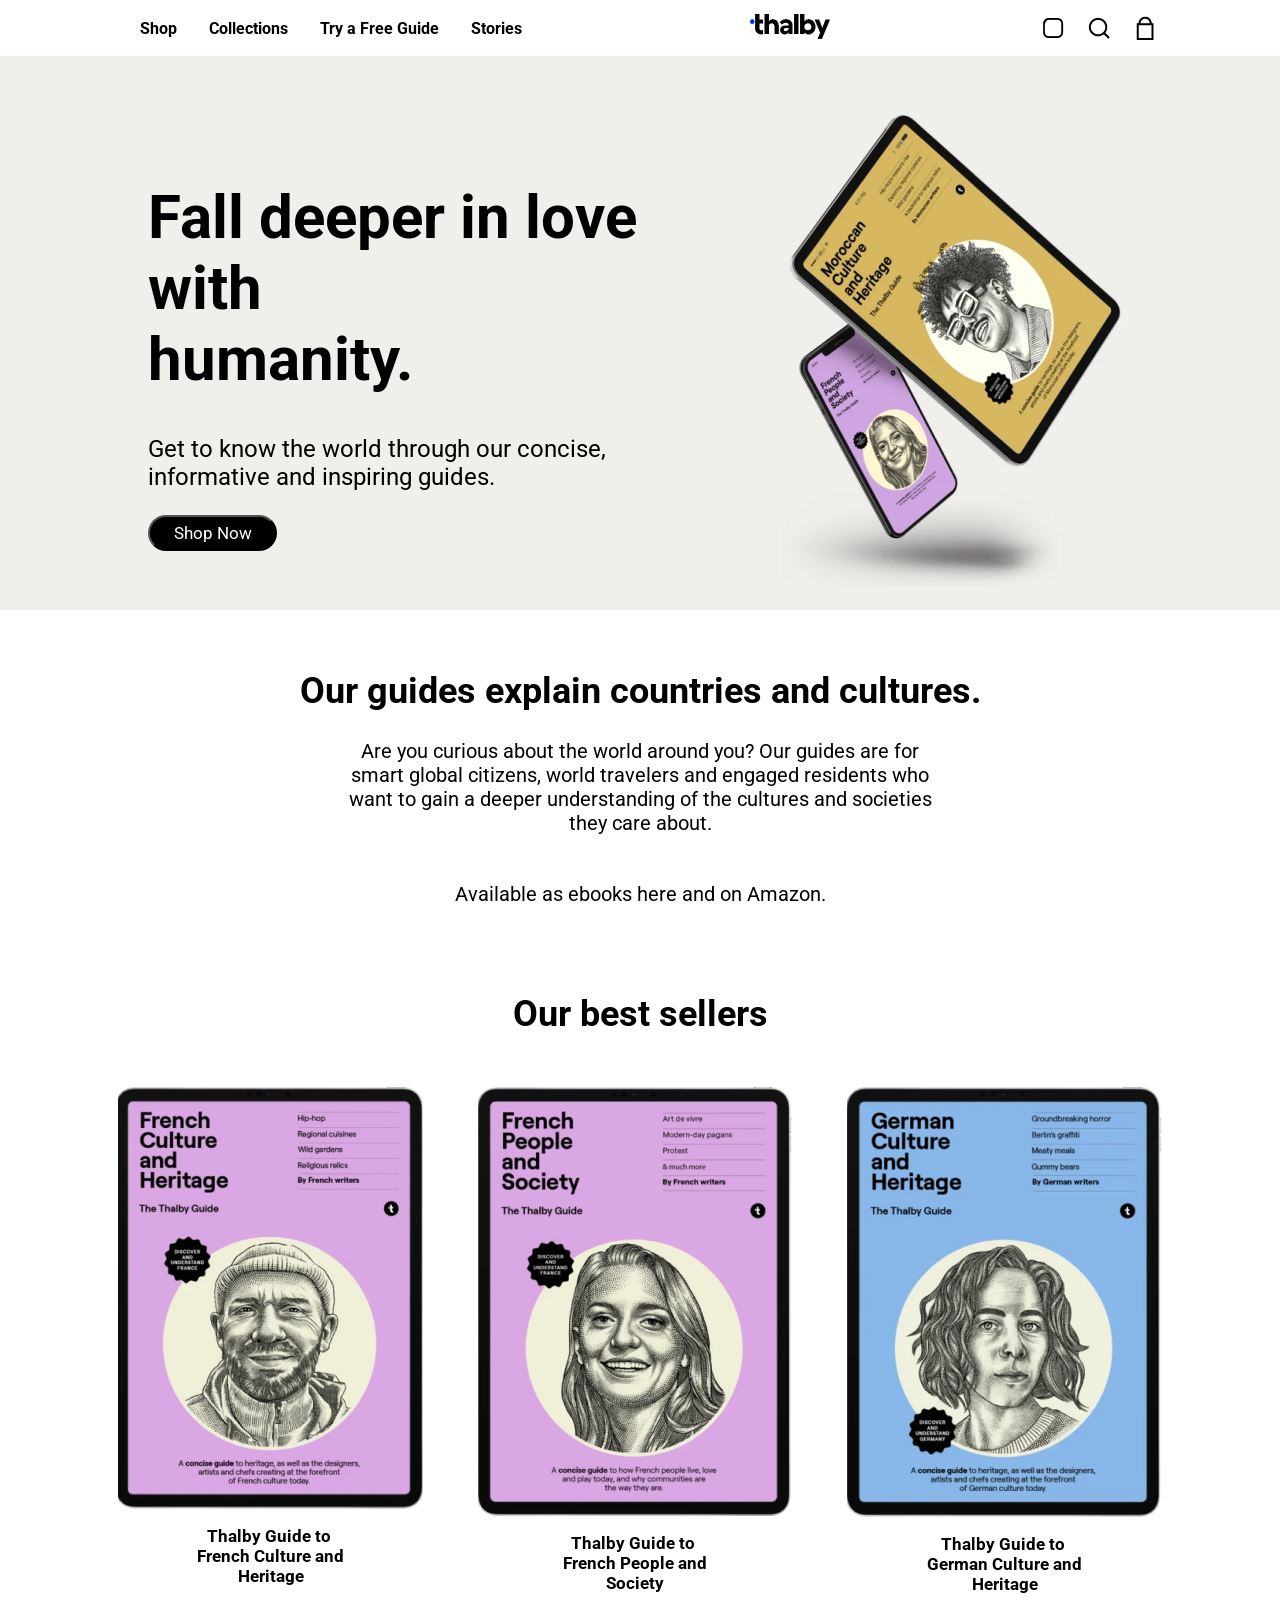
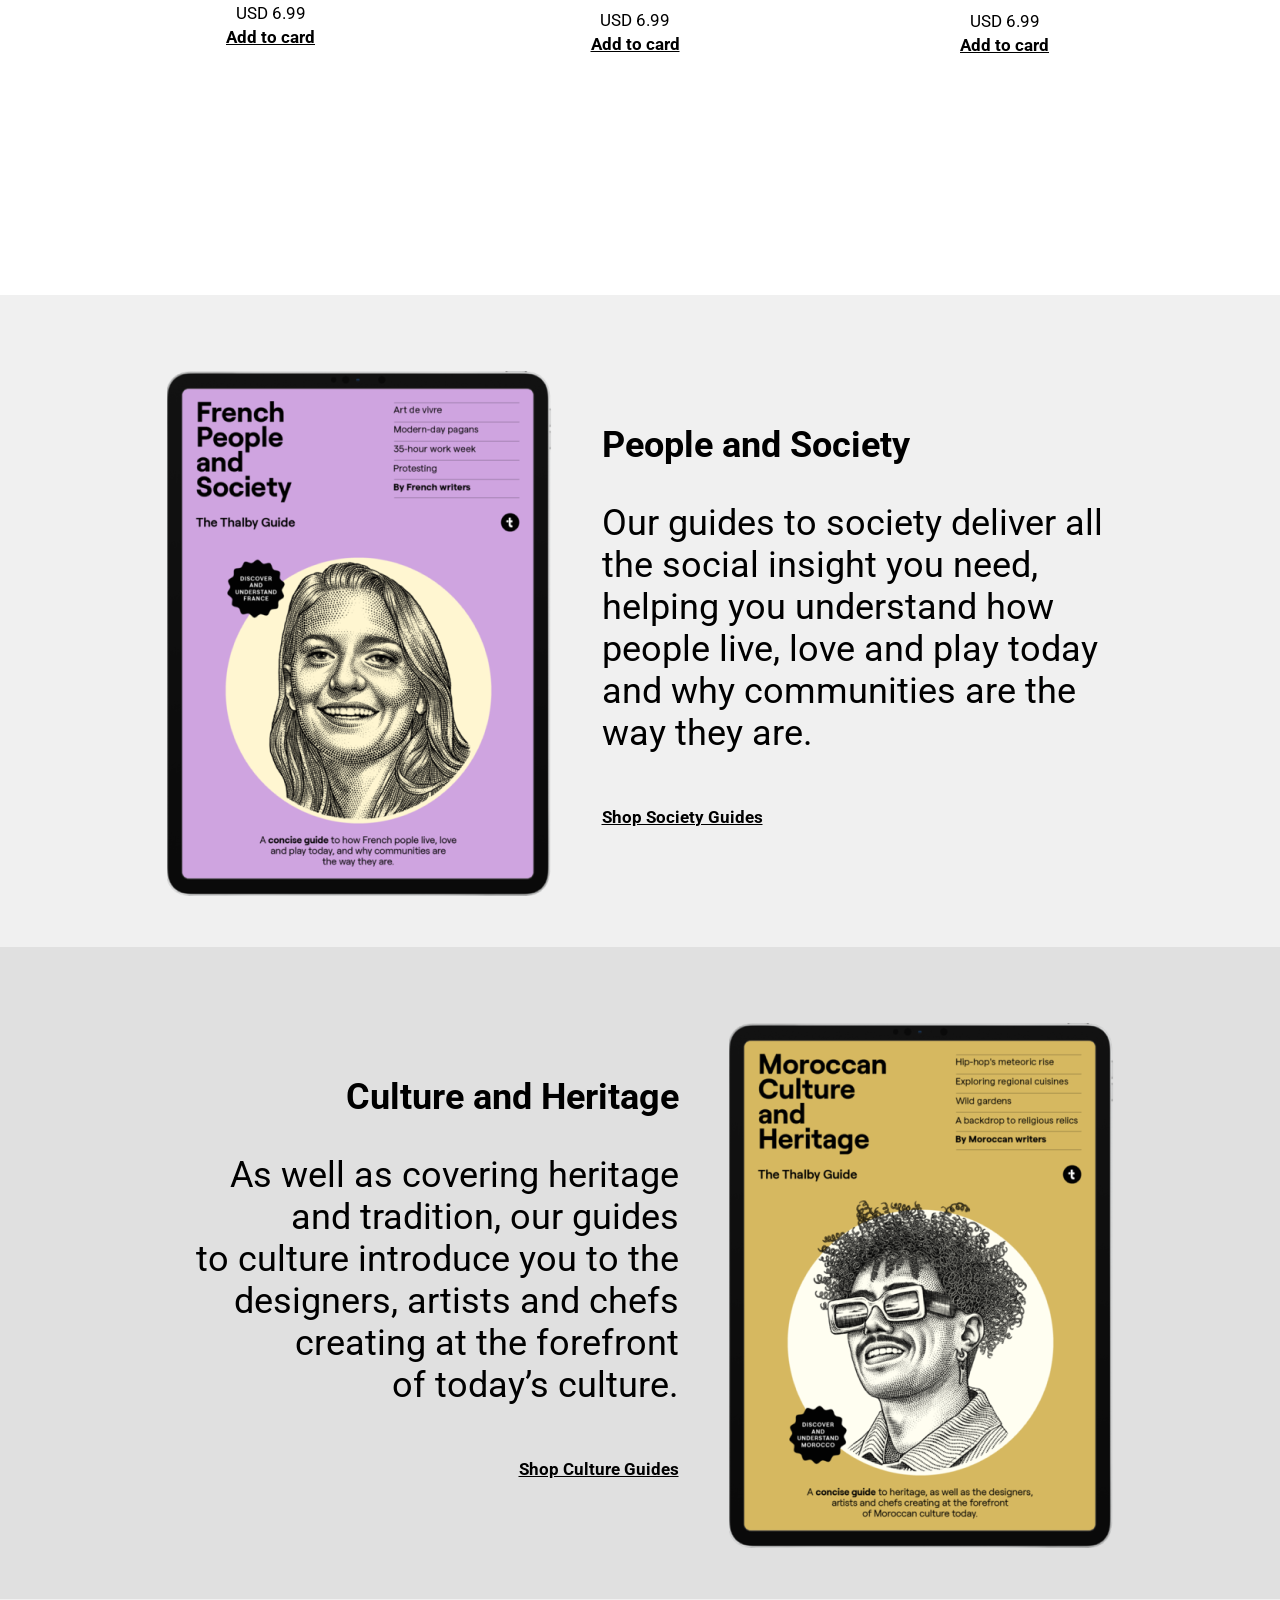
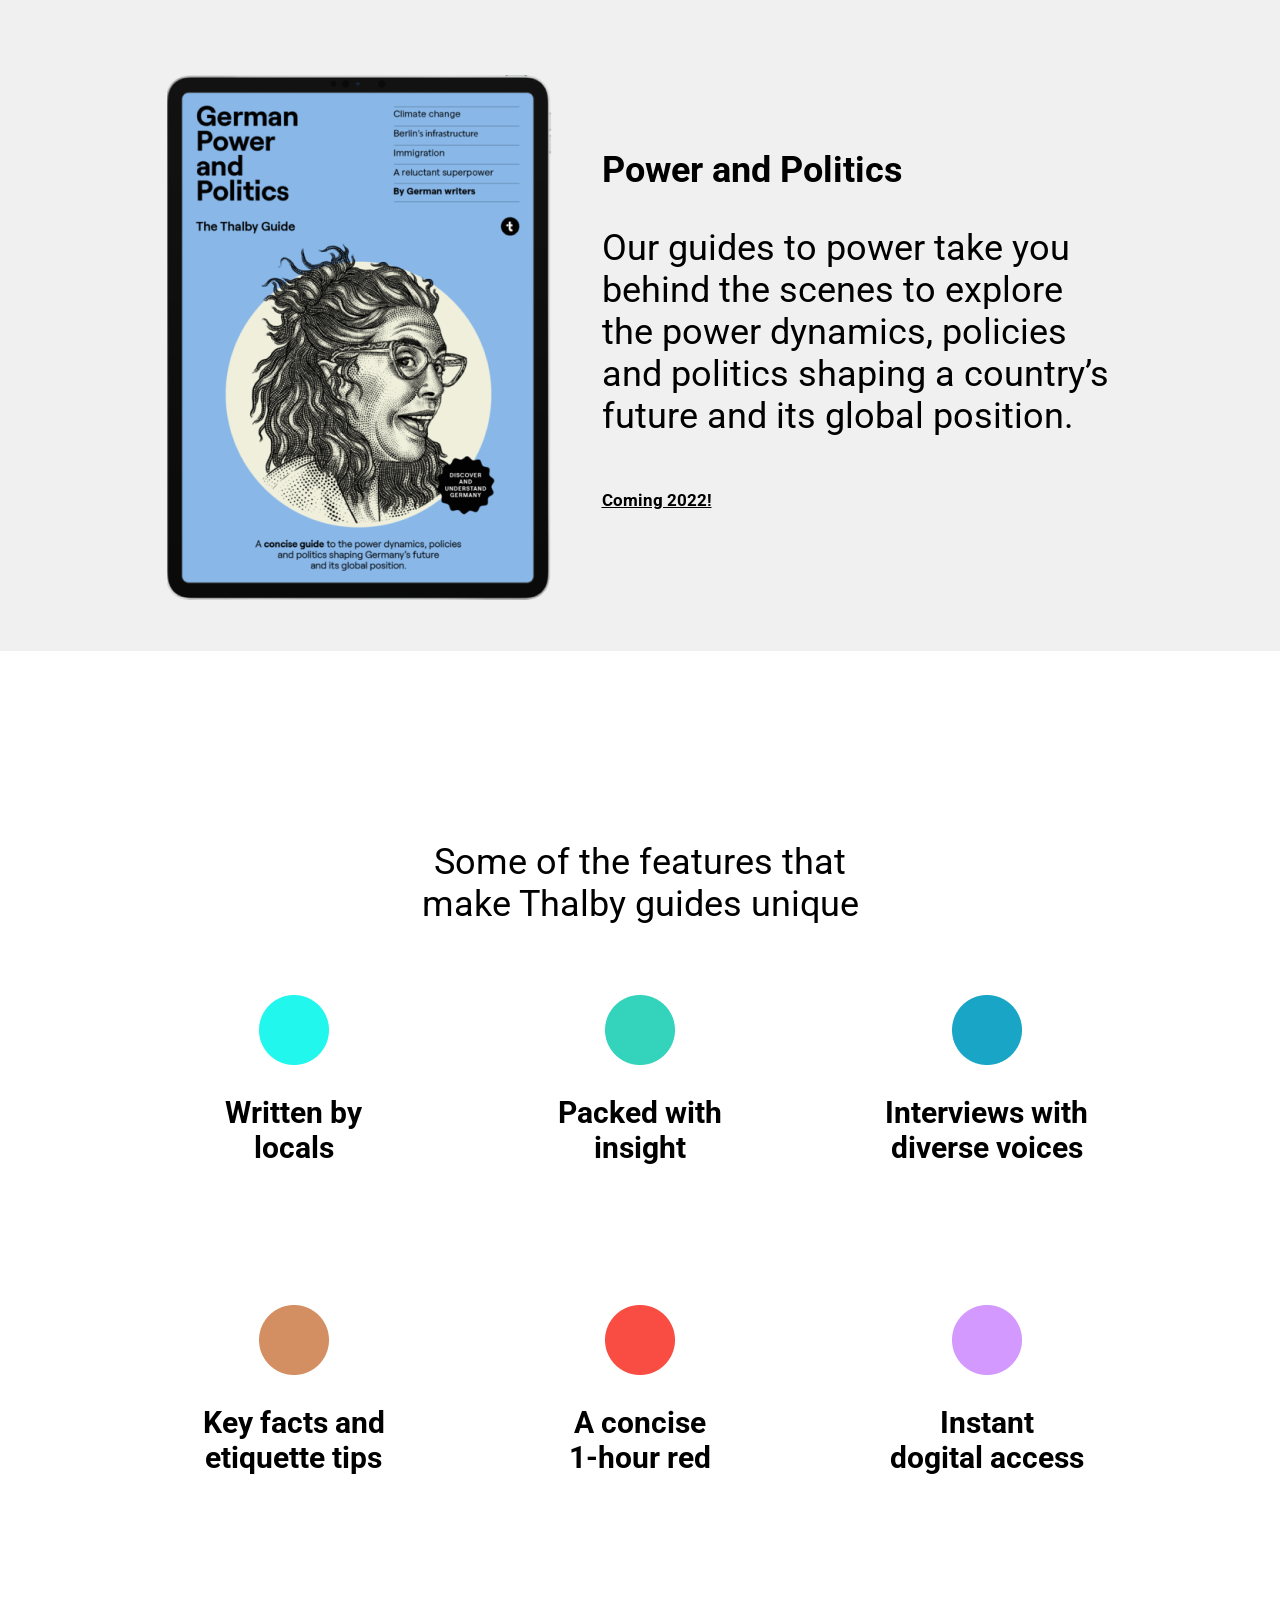
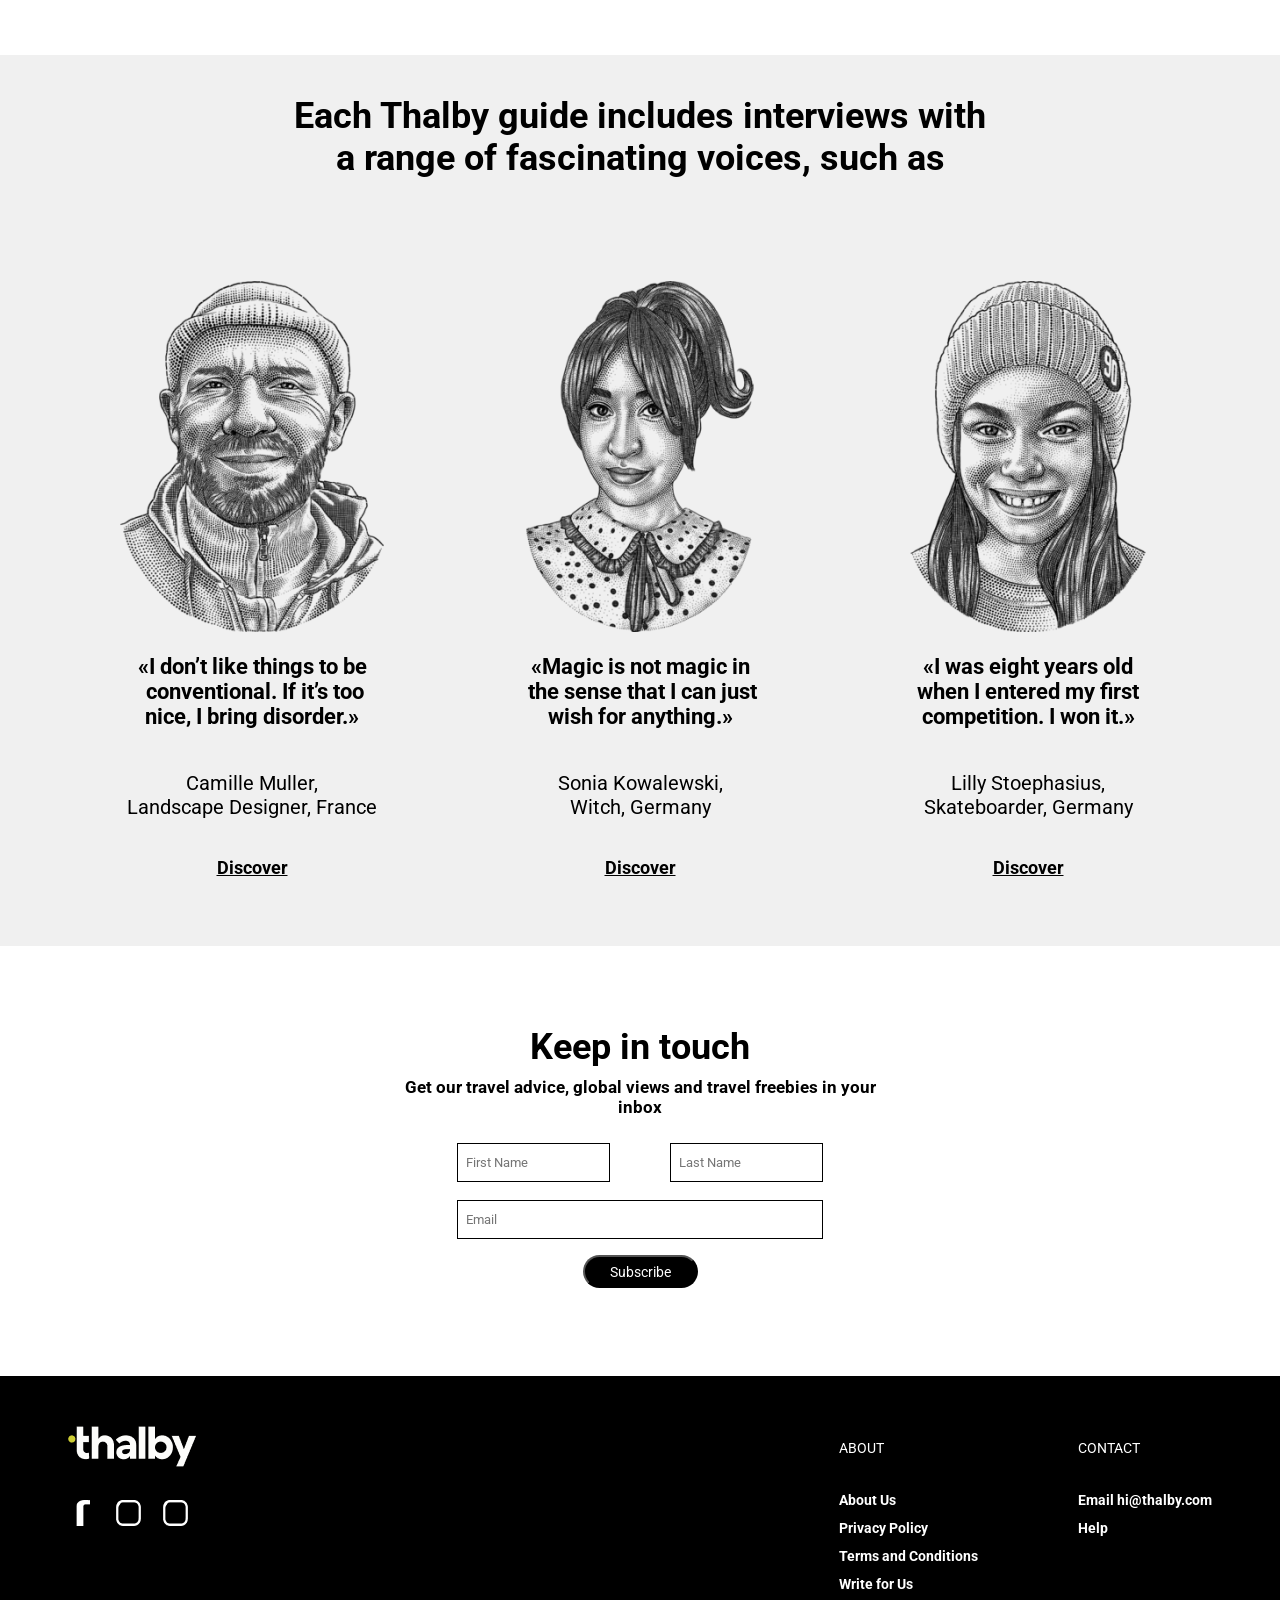
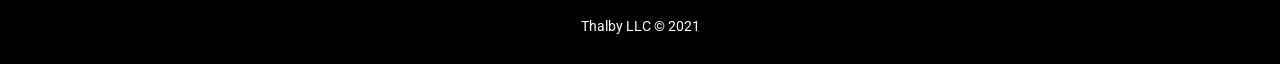
<file: index.html>
<!DOCTYPE html>
<html lang="en">
<head>
    <meta charset="UTF-8">
    <meta http-equiv="X-UA-Compatible" content="IE=edge">
    <meta name="viewport" content="width=device-width, initial-scale=1.0">
    <title>Thalby</title>
    <link rel="stylesheet" href="style.css">
    <link rel="preconnect" href="https://fonts.googleapis.com">
    <link rel="preconnect" href="https://fonts.gstatic.com" crossorigin>
    <link href="https://fonts.googleapis.com/css2?family=Roboto:wght@400;700&display=swap" rel="stylesheet">
</head>
<body>
    <header>
        <div class="top-nav">
            <input id="menu-toggle" type="checkbox">
            <label class="menu-button-container" for="menu-toggle">
                <img class="menu-button" src="img/Hamburger_icon.svg.png" alt="menu">
            </label>
            <ul class="menu">
                <li class="menu_item"><a href="#" class="menu_link">Shop</a></li>
                <li class="menu_item"><a href="#" class="menu_link">Collections</a></li>
                <li class="menu_item"><a href="#" class="menu_link">Try a Free Guide</a></li>
                <li class="menu_item"><a href="#" class="menu_link">Stories</a></li>
            </ul>
            <div class="logo">
                <img src="img/logo.png" alt="">
            </div>
            <div class="navimg">
                <img src="img/nav1.png" alt="" class="navimg_item">
                <img src="img/nav2.png" alt="" class="navimg_item">
                <img src="img/nav3.png" alt="" class="navimg_item">
            </div>
        </div>
    </header>
    <div class="sec1">
        <div class="sec1_content content">
            <div class="sec1_text">
                <h1>Fall deeper in&nbsp;love with <br> humanity.</h1>
                <p class="sec1_text_regular">Get to&nbsp;know the world through our concise, informative and inspiring guides.</p>
                <button class="sec1_btn">Shop Now</button>
            </div>
            <img class="sec1_img img" src="img/sec1.png" alt="">
        </div>
    </div>
    <div class="del">
        <h2 class="h2_del">Our guides explain countries and cultures.</h2>
        <p class="text_del">Are you curious about the world around you? Our guides are for smart global citizens, world travelers and engaged residents who want to&nbsp;gain a&nbsp;deeper understanding of&nbsp;the cultures and societies they care about.</p>
        <p class="text_del">Available as&nbsp;ebooks here and on&nbsp;Amazon.</p>
    </div>
    <div class="sec2">
        <div class="sec2_content content">
            <h2 class="sec2_h2">Our best sellers</h2>
            <div class="sec2_cards">
                <div class="sec2_cards_item">
                    <img src="img/sec2_1.png" alt="" class="img">
                    <p class="sec2_card_text">Thalby Guide to&nbsp;<br>French Culture and Heritage</p>
                    <p class="sec2_price">USD 6.99</p>
                    <a href="#" class="sec2_card_text_underline link">Add to card</a>
                </div>
                <div class="sec2_cards_item">
                    <img src="img/sec2_2.png" alt="" class="img">
                    <p class="sec2_card_text">Thalby Guide to&nbsp;<br>French People and Society</p>
                    <p class="sec2_price">USD 6.99</p>
                    <a href="#" class="sec2_card_text_underline link">Add to card</a>
                </div>
                <div class="sec2_cards_item">
                    <img src="img/sec2_3.png" alt="" class="img">
                    <p class="sec2_card_text">Thalby Guide to&nbsp;<br>German Culture and Heritage</p>
                    <p class="sec2_price">USD 6.99</p>
                    <a href="#" class="sec2_card_text_underline link">Add to card</a>
                </div>
            </div>
        </div>
    </div>
    <div class="sec3">
        <div class="sec3_content content">
            <img src="img/sec3.png" alt="" class="sec3_img img">
            <div class="sec3_text">
                <h2 class="sec3_h2">People and Society</h2>
                <p class="sec3_text_regular">Our guides to&nbsp;society deliver all the social insight you need, helping you understand how people live, love and play today and why communities are the way they are.</p>
                <p class="sec3_text_underline"><a href="#" class="link">Shop Society Guides</a></p>
            </div>
        </div>
    </div>
    <div class="sec4">
        <div class="sec4_content content">
            <div class="sec4_text">
                <h2 class="sec4_h2">Culture and Heritage</h2>
                <p class="sec4_text_regular">As&nbsp;well as&nbsp;covering heritage and tradition, our guides to&nbsp;culture introduce you to&nbsp;the designers, artists and chefs creating at&nbsp;the forefront of&nbsp;today&rsquo;s culture.</p>
                <p class="sec4_text_underline"><a href="#" class="link">Shop Culture Guides</a></p>
            </div>
            <img src="img/sec4.png" alt="" class="sec4_img img">
        </div>
    </div>
    <div class="sec5">
        <div class="sec3_content content">
            <img src="img/sec5.png" alt="" class="sec3_img img">
            <div class="sec3_text">
                <h2 class="sec3_h2">Power and Politics</h2>
                <p class="sec3_text_regular">Our guides to&nbsp;power take you behind the scenes to&nbsp;explore the power dynamics, policies and politics shaping a&nbsp;country&rsquo;s future and its global position.</p>
                <p class="sec3_text_underline"><a href="#" class="link">Coming 2022!</a></p>
            </div>
        </div>
    </div>
    <div class="sec6">
        <div class="sec6_content content">
            <p class="sec6_zag">Some of the features that<br>make Thalby guides unique</p>
            <div class="rows">
                <div class="first_row">
                    <div class="circle">
                        <img src="img/sec6_1.png" alt="">
                        <p class="circle_text">Written by<br>locals</p>
                    </div>
                    <div class="circle">
                        <img src="img/sec6_2.png" alt="">
                        <p class="circle_text">Packed with<br>insight</p>
                    </div>
                    <div class="circle">
                        <img src="img/sec6_3.png" alt="">
                        <p class="circle_text">Interviews with<br>diverse voices</p>
                    </div>
                </div>
                <div class="second_row">
                    <div class="circle">
                        <img src="img/sec6_4.png" alt="">
                        <p class="circle_text">Key facts and<br>etiquette tips</p>
                    </div>
                    <div class="circle">
                        <img src="img/sec6_5.png" alt="">
                        <p class="circle_text">A concise<br>1-hour red</p>
                    </div>
                    <div class="circle">
                        <img src="img/sec6_6.png" alt="">
                        <p class="circle_text">Instant<br>dogital access</p>
                    </div>
                </div>
            </div>
        </div>
    </div>
    <div class="sec7">
        <div class="sec7_content content">
            <h2 class="sec7_h2">Each Thalby guide includes interviews with<br>a&nbsp;range of&nbsp;fascinating voices, such&nbsp;as</h2>
            <div class="sec7_cards">
                <div class="sec7_cards_item">
                    <img src="img/sec7_1.png" alt="" class="img">
                    <p class="sec7_card_text_bold">&laquo;I&nbsp;don&rsquo;t like things to&nbsp;be<br>&nbsp;conventional. If&nbsp;it&rsquo;s too<br>nice, I&nbsp;bring disorder.&raquo;</p>
                    <p class="sec7_card_text">Camille Muller,<br>Landscape Designer, France</p>
                    <p class="sec7_catd_text_underline"><a href="#" class="link">Discover</a></p>
                </div>
                <div class="sec7_cards_item">
                    <img src="img/sec7_2.png" alt="" class="img">
                    <p class="sec7_card_text_bold">&laquo;Magic is&nbsp;not magic in<br>&nbsp;the sense that&nbsp;I can just<br>wish for anything.&raquo;</p>
                    <p class="sec7_card_text">Sonia Kowalewski,<br>Witch, Germany</p>
                    <p class="sec7_catd_text_underline"><a href="#" class="link">Discover</a></p>
                </div>
                <div class="sec7_cards_item">
                    <img src="img/sec7_3.png" alt="" class="img">
                    <p class="sec7_card_text_bold">&laquo;I&nbsp;was eight years old<br>when&nbsp;I entered my&nbsp;first<br>competition. I&nbsp;won&nbsp;it.&raquo;</p>
                    <p class="sec7_card_text">Lilly Stoephasius,<br>Skateboarder, Germany</p>
                    <p class="sec7_catd_text_underline"><a href="#" class="link">Discover</a></p>
                </div>
            </div>
        </div>
    </div>
    <div class="sec8">
        <div class="sec8_content content">
            <h2 class="sec8_h2">Keep in touch</h2>
            <p class="sec8_text">Get our travel advice, global views and travel freebies in&nbsp;your<br>inbox</p>
            <form id="contact-form" class="form">
                <div class="name">
                    <input type="text" name="first_name" id="pole1" placeholder="First Name" class="name_input">
                    <input type="text" name="first_name" id="pole2" placeholder="Last Name" class="name_input">
                </div>
                <input class="input" type="email" name="email" id="pole3" placeholder="Email" >
                <input class="form_btn" type="submit" value="Subscribe">
            </form>
        </div>
    </div>
    <footer>
        <div class="footer_content content">
            <div class="logo_footer">
                <img src="img/logo_footer.png" alt="">
                <div class="socseti">
                    <img src="img/foot1.png" alt="">
                    <img src="img/foot2.png" alt="">
                    <img src="img/foot2.png" alt="">
                </div>
            </div>
            <div class="info">
                <div class="about">
                    <p class="foot_zag">ABOUT</p>
                    <a href="#" class="foot_link">About Us</a>
                    <a href="#" class="foot_link">Privacy Policy</a>
                    <a href="#" class="foot_link">Terms and Conditions</a>
                    <a href="#" class="foot_link">Write for Us</a>
                </div>
                <div class="contact">
                    <p class="foot_zag">CONTACT</p>
                    <a href="#" class="foot_link">Email hi@thalby.com</a>
                    <a href="#" class="foot_link">Help</a>
                </div>
            </div>
        </div>
        <p class="foot_text">Thalby LLC&nbsp;&copy; 2021</p>
    </footer>
</body>
</html>
</file>
<file: style.css>
html, body {
    margin: 0;
    height: 100%;
}
  
* {
    font-family: 'Roboto', sans-serif;
    box-sizing: border-box;
}

a {
    text-decoration: none;
}

button:hover {
    color: #000;
    background-color: #fff;
}

.form_btn:hover {
    color: #000;
    background-color: #fff;
    font-weight: bold;
}

button {
    transition: 0.3s;
}

.top-nav {
    max-width: 1064px;
    margin: 0  auto;
    display: flex;
    flex-direction: row;
    align-items: center;
    justify-content: space-between;
    background-color: #fff;
    height: 56px;
    padding: 1em;
}

.menu_link {
    color: #000;
    font-weight: bold;
    transition: 0.3s;
}

.menu_link:hover {
    background-color: #000;
    color: #fff;
    font-size: 20px;
}

.navimg {
    display: flex;
    flex-direction: row;
    align-items: center;
    justify-content: space-between;
}

.navimg_item:not(:last-child) {
    margin-right: 24px;
}

.menu {
    display: flex;
    flex-direction: row;
    list-style-type: none;
    margin: 0;
    padding: 0;
}
  
.menu > li {
    margin: 0 1rem;
    overflow: hidden;
}
  
.menu-button-container {
    display: none;
    height: 100%;
    width: 30px;
    cursor: pointer;
    flex-direction: column;
    justify-content: center;
    align-items: center;
}
  
#menu-toggle {
    display: none;
}
  
.menu-button, .menu-button::before, .menu-button::after {
    display: block;
    position: absolute;
    width: 30px;
    transition: transform 400ms cubic-bezier(0.23, 1, 0.32, 1);
    border-radius: 2px;
}

#menu-toggle:checked + .menu-button-container .menu-button::before {
    margin-top: 0px;
    transform: rotate(405deg);
}
  
#menu-toggle:checked + .menu-button-container .menu-button {
    background: rgba(255, 255, 255, 0);
}
  
#menu-toggle:checked + .menu-button-container .menu-button::after {
    margin-top: 0px;
    transform: rotate(-405deg);
}
  
.sec1 {
    background-color: #F0EFEB;
    margin-bottom: 60px;
}


.sec3 {
    background-color: #F0F0F0;
}

.sec4 {
    background-color: #E0E0E0;
}

.sec5 {
    background-color: #F0F0F0;
    margin-bottom: 190px;
}

.sec6 {
    margin-bottom: 150px;
}

.sec7 {
    background-color: #F0F0F0;
    margin-bottom: 80px;
    padding-bottom: 50px;
    padding-top: 40px;
}

.sec8_content {
    max-width: 570px;
    margin: 0 auto;
    text-align: center;
}

.sec1_content {
    padding-top: 50px;
    padding-bottom: 24px;
    max-width: 1004px;
    margin: 0 auto;
    display: flex;
    flex-direction: row;
    align-items: center;
    justify-content: space-between;
}

.sec2_content {
    max-width: 1064px;
    margin: 0 auto;
    margin-top: 87px;
    margin-bottom: 240px;
}

.sec3_content {
    padding-top: 76px;
    padding-bottom: 51px;
    max-width: 967px;
    margin: 0 auto;
    display: flex;
    flex-direction: row;
    align-items: center;
    justify-content: space-between;
}

.sec4_content {
    padding-top: 76px;
    padding-bottom: 51px;
    max-width: 967px;
    margin: 0 auto;
    display: flex;
    flex-direction: row;
    align-items: center;
    justify-content: space-between;
}

.sec6_content {
    max-width: 929px;
    margin: 0 auto;
}

.sec7_content {
    max-width: 1300px;
    margin: 0 auto;
}

.footer_content {
    max-width: 1164px;
    margin: 0 auto;
    display: flex;
    flex-direction: row;
    justify-content: space-between;
}

h1 {
    font-size: 60px;
    font-weight: bold;
    max-width: 534px;
}

h2 {
    font-size: 36px;
    font-weight: bold;
}

.sec1_text_regular {
    max-width: 481px;
    font-size: 24px;
    font-weight: normal;
}

.sec3_text_regular {
    font-size: 36px;
    text-align: left;
}

.sec4_text_regular {
    font-size: 36px;
    text-align: right;
}

.sec1_btn {
    border-radius: 100px;
    background-color: #000;
    color: #fff;
    width: 129px;
    height: 36px;
    font-size: 17px;
}

del {
    max-width: 1064px;
    margin: 0 auto;

}

.h2_del {
    text-align: center;
    font-size: 36px;
    margin: 0;
    margin-bottom: 27px;
}

.sec2_h2 {
    text-align: center;
    margin: 0;
    margin-bottom: 52px;
}

.sec3_h2 {
    margin: 0;
}

.sec4_h2 {
    text-align: right;
    margin: 0;
}

.sec6_zag {
    font-size: 36px;
    text-align: center;
    margin: 0;
    margin-bottom: 70px;
}

.sec7_h2 {
    text-align: center;
    margin: 0;
    margin-bottom: 102px;
}

.sec8_h2 {
    margin: 0;
    margin-bottom: 9px;
    font-size: 36px;
    font-weight: bold;
}

.sec8_text {
    margin: 0;
    margin-bottom: 26px;
    font-size: 17px;
    font-weight: bold;
}

.text_del {
    margin: 0 auto;
    text-align: center;
    max-width: 632px;
    font-size: 20px;
    font-weight: normal;
    margin-bottom: 47px;
}

.sec2_cards {
    display: flex;
    flex-direction: row;
    justify-content: space-between;
}

.sec7_cards {
    margin: 0 auto;
    max-width: 1064px;
    display: flex;
    flex-direction: row;
    justify-content: space-between;

}

.sec2_cards_item {
    display: flex;
    flex-direction: column;
    align-items: center;
}

.sec7_cards_item {
    display: flex;
    flex-direction: column;
    align-items: center;
}

.sec2_card_text {
    font-size: 17px;
    text-align: center;
    font-weight: bold;
    max-width: 175px;
}

.sec7_card_text_bold {
    font-size: 22px;
    font-weight: bold;
    text-align: center;
}

.sec2_price {
    width: 73px;
    font-size: 17px;
    text-align: center;
    margin: 0;
    margin-bottom: 4px;
}

.sec7_card_text {
    font-size: 20px;
    text-align: center;
}

.sec2_card_text_underline {
    color: #000;
    font-size: 17px;
    text-align: center;
    font-weight: bold;
    text-decoration: underline;
    margin: 0;
    transition: 0.3s;
}

.sec7_catd_text_underline {
    font-size: 18px;
    font-weight: bold;
    text-align: center;
    text-decoration: underline;
}

.link {
    color: #000;
    transition: 0.3s;
}

.link:hover {
    margin-top: 10px;
    font-size: 20px;
}

.sec3_text_underline {
    font-size: 17px;
    font-weight: bold;
    text-decoration: underline;
}

.sec4_text_underline {
    font-size: 17px;
    font-weight: bold;
    text-decoration: underline;
}

.sec3_text {
    display: flex;
    flex-direction: column;
    margin-left: 50px;
}

.sec4_text {
    display: flex;
    flex-direction: column;
    margin-right: 50px;
    text-align: right;
}

.first_row, .second_row {
    display: flex;
    flex-direction: row;
    max-width: 929px;
    justify-content: space-between;
}

.first_row {
    margin-bottom: 110px;
}

.circle {
    display: flex;
    flex-direction: column;
    align-items: center;
    width: 216px;
}

.circle_text {
    font-size: 30px;
    font-weight: bold;
    text-align: center;
}

footer {
    background-color: #000;
    color: #fff;
    padding-top: 50px;
    padding-bottom: 16px;
}

.logo_footer {
    display: flex;
    flex-direction: column;
}

.logo_footer img {
    margin-bottom: 33px;
}

.socseti {
    display: flex;
    flex-direction: row;
    max-width: 120px;
    justify-content: space-between;
}

.info {
    display: flex;
    flex-direction: row;
    max-width: 430px;
    justify-content: space-between;
}

.about {
    margin-right: 100px;
}

.about, .contact {
    display: flex;
    flex-direction: column;
}

.foot_zag {
    font-size: 14px;
    margin-bottom: 36px;
}

.foot_link {
    color: #fff;
    font-size: 14px;
    margin-bottom: 12px;
    font-weight: bold;
    transition: 0.3s;
}

.foot_link:hover {
    font-size: 16px;
}

.foot_text {
    text-align: center;
    font-size: 14px;
}

.form {
    display: flex;
    flex-direction: column;
    width: 366px;
    margin: 0 auto;
    margin-bottom: 88px;
}

.name {
    display: flex;
    flex-direction: row;
    width: 366px;
    justify-content: space-between;
    margin-bottom: 18px;
}

.name_input {
    width: 153px;
    border: 1px solid #000;
    height: 39px;
    padding-left: 8px;
}

.input {
    width: 366px;
    height: 39px;
    margin-bottom: 16px;
    border: 1px solid black;
    padding-left: 8px;
}

.form_btn {
    width: 115px;
    height: 33px;
    border-radius: 100px;
    background-color: #000;
    color: #fff;
    font-size: 14px;
    margin: 0 auto;
    transition: 0.3s;
}

.content, .text_del {
    padding-left: 10px;
    padding-right: 10px;
}

@media (max-width: 950px) {
    .sec2_cards {
        flex-direction: column;
    }
    .sec2_cards_item:not(:last-child) {
        margin-bottom: 35px;
    }
}

@media (max-width: 890px) {
    .sec7_cards {
        flex-direction: column;
    }
    .sec7_cards_item:not(:last-child) {
        margin-bottom: 35px;
    }
}

@media (max-width: 800px) {
    .sec3_text_regular, .sec4_text_regular {
        font-size: 26px;
    }
}

@media (max-width: 700px) {
    
    .img {
        width: 50%;
    }
    h1 {
        font-size: 45px;
    }
    .menu-button-container {
      display: flex;
    }
    .menu_link {
        color: #fff;
    }
    .menu_link:hover {
        background-color: #222;
    }
    .menu {
      position: absolute;
      top: 0;
      margin-top: 50px;
      left: 0;
      flex-direction: column;
      width: 100%;
      justify-content: center;
      align-items: center;
    }
    #menu-toggle ~ .menu li {
      height: 0;
      margin: 0;
      padding: 0;
      border: 0;
      transition: height 400ms cubic-bezier(0.23, 1, 0.32, 1);
    }
    #menu-toggle:checked ~ .menu li {
      border: 1px solid #333;
      height: 2.5em;
      padding: 0.5em;
      transition: height 400ms cubic-bezier(0.23, 1, 0.32, 1);
    }
    .menu > li {
      display: flex;
      justify-content: center;
      margin: 0;
      padding: 0.5em 0;
      width: 100%;
      color: white;
      background-color: #222;
    }
    .menu > li:not(:last-child) {
      border-bottom: 1px solid #444;
    }
}

@media (max-width: 650px) {
    .sec2_content {
        margin-bottom: 20px;
    }
    .sec1_content {
        flex-direction: column;
    }
    .logo_footer {
        width: 130px;
    }
    .footer_content {
        flex-direction: column;
    }
    .about {
        margin-right: 0;
    }
    .rows {
        display: flex;
        flex-direction: row;
        justify-content: space-around;
    }

    .first_row, .second_row {
        flex-direction: column;
        align-items: center;
    }

    .first_row {
        margin: 0;
    }

    .sec3_text_regular, .sec4_text_regular {
        font-size: 16px;
    }

    .sec3_h2, .sec4_h2 {
        font-size: 26px;
    }

    .sec5 {
        margin-bottom: 50px;
    }

    .circle_text {
        font-size: 16px;
    }
}

@media (max-width: 430px) {
    .sec3_text {
        margin-left: 5px;
    }
    .sec4_text {
        margin-right: 5px;
    }
    .form, .name, .circle {
        width: auto;
    }
    .input {
        margin: 0 auto;
        width: 153px;
        height: 39px;
        margin-bottom: 16px;
    }

    .name_input:not(:last-child)
    {
        margin-bottom: 16px;
    }

    .name {
        flex-direction: column;
        align-items: center;
    }
}
</file>
